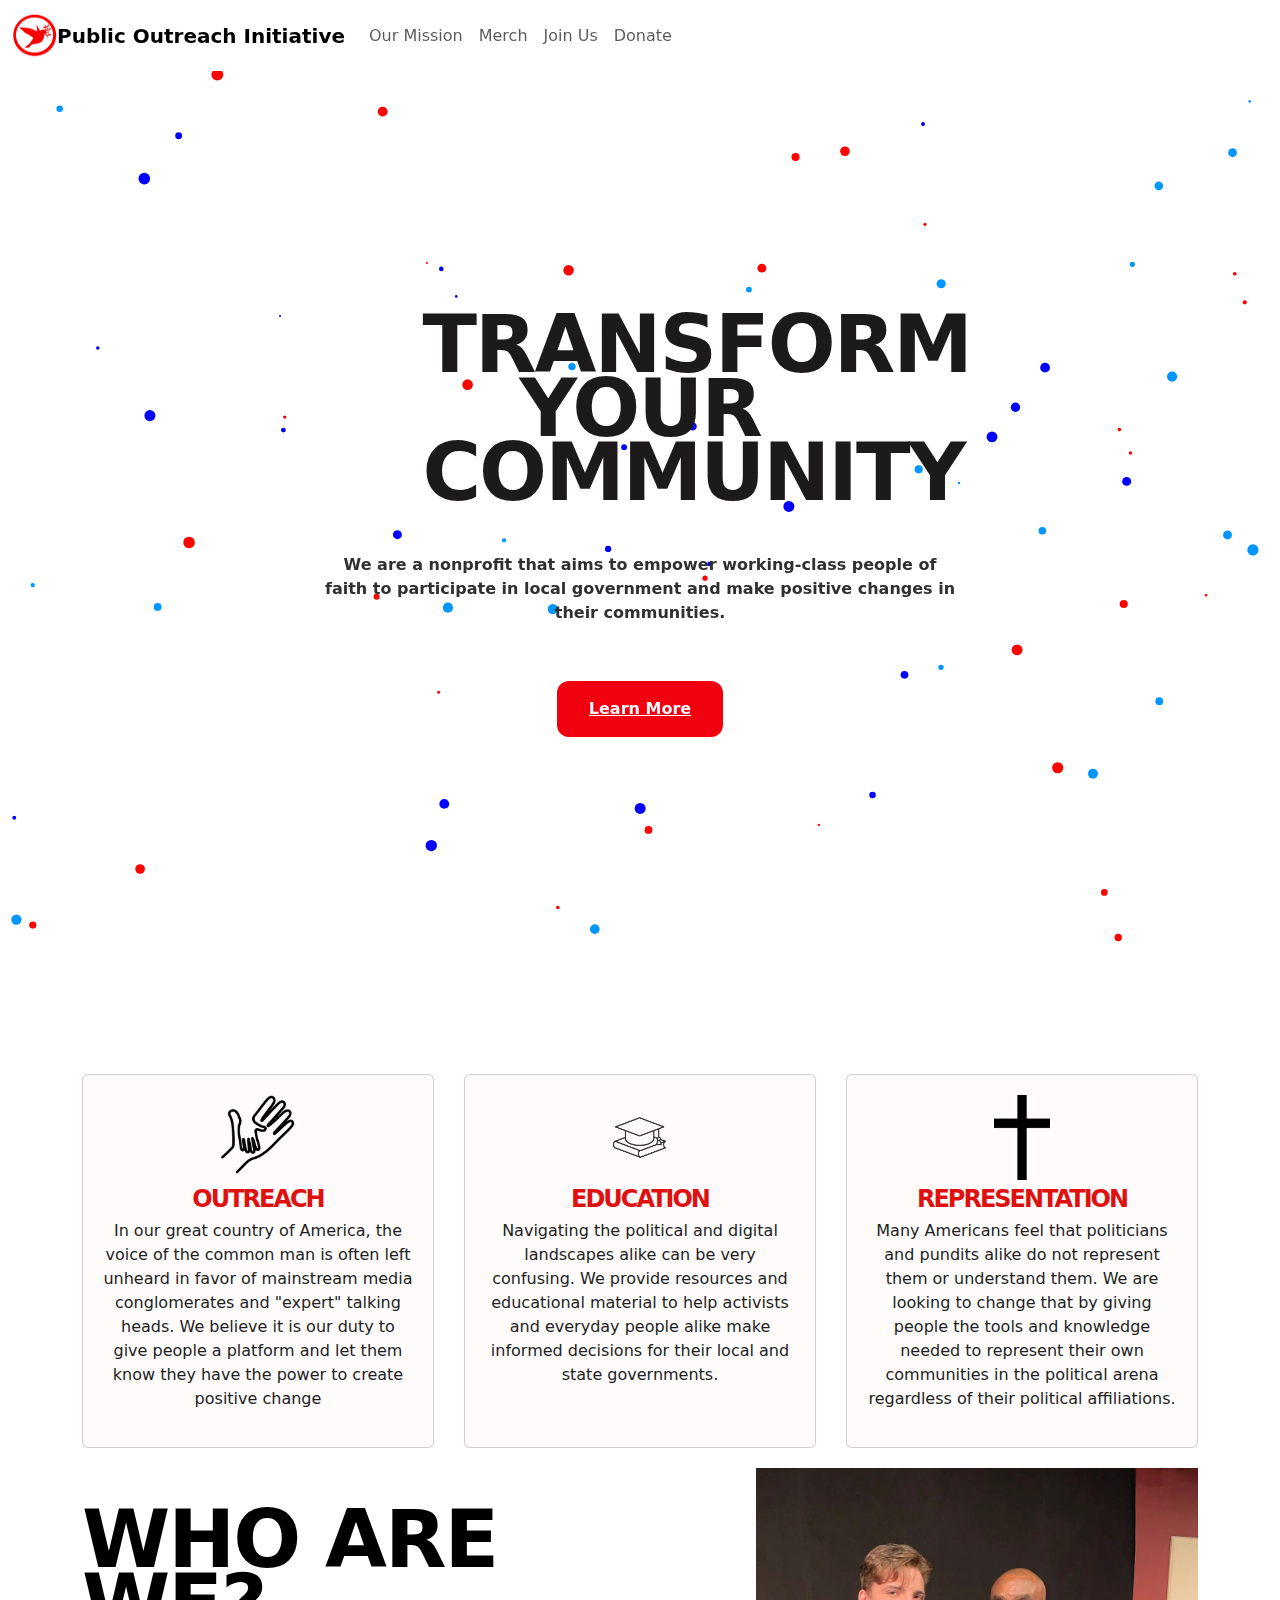
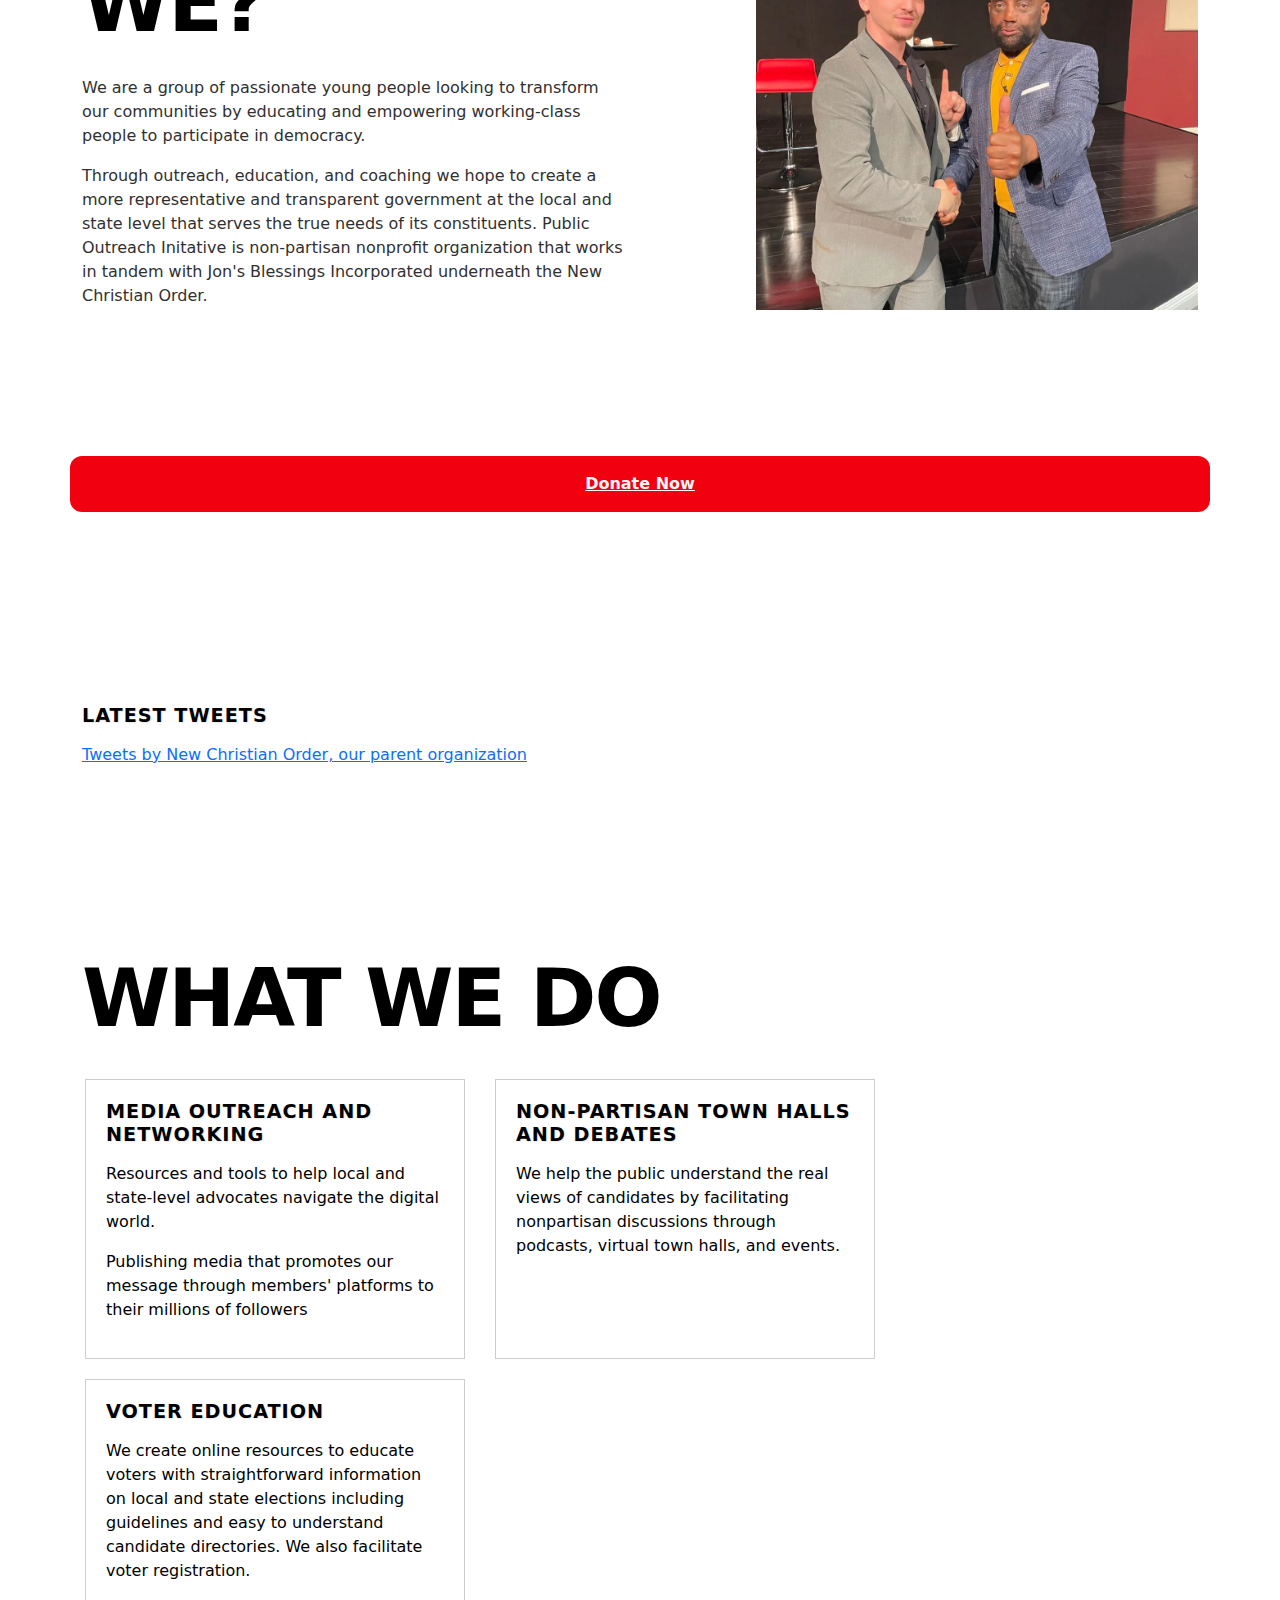
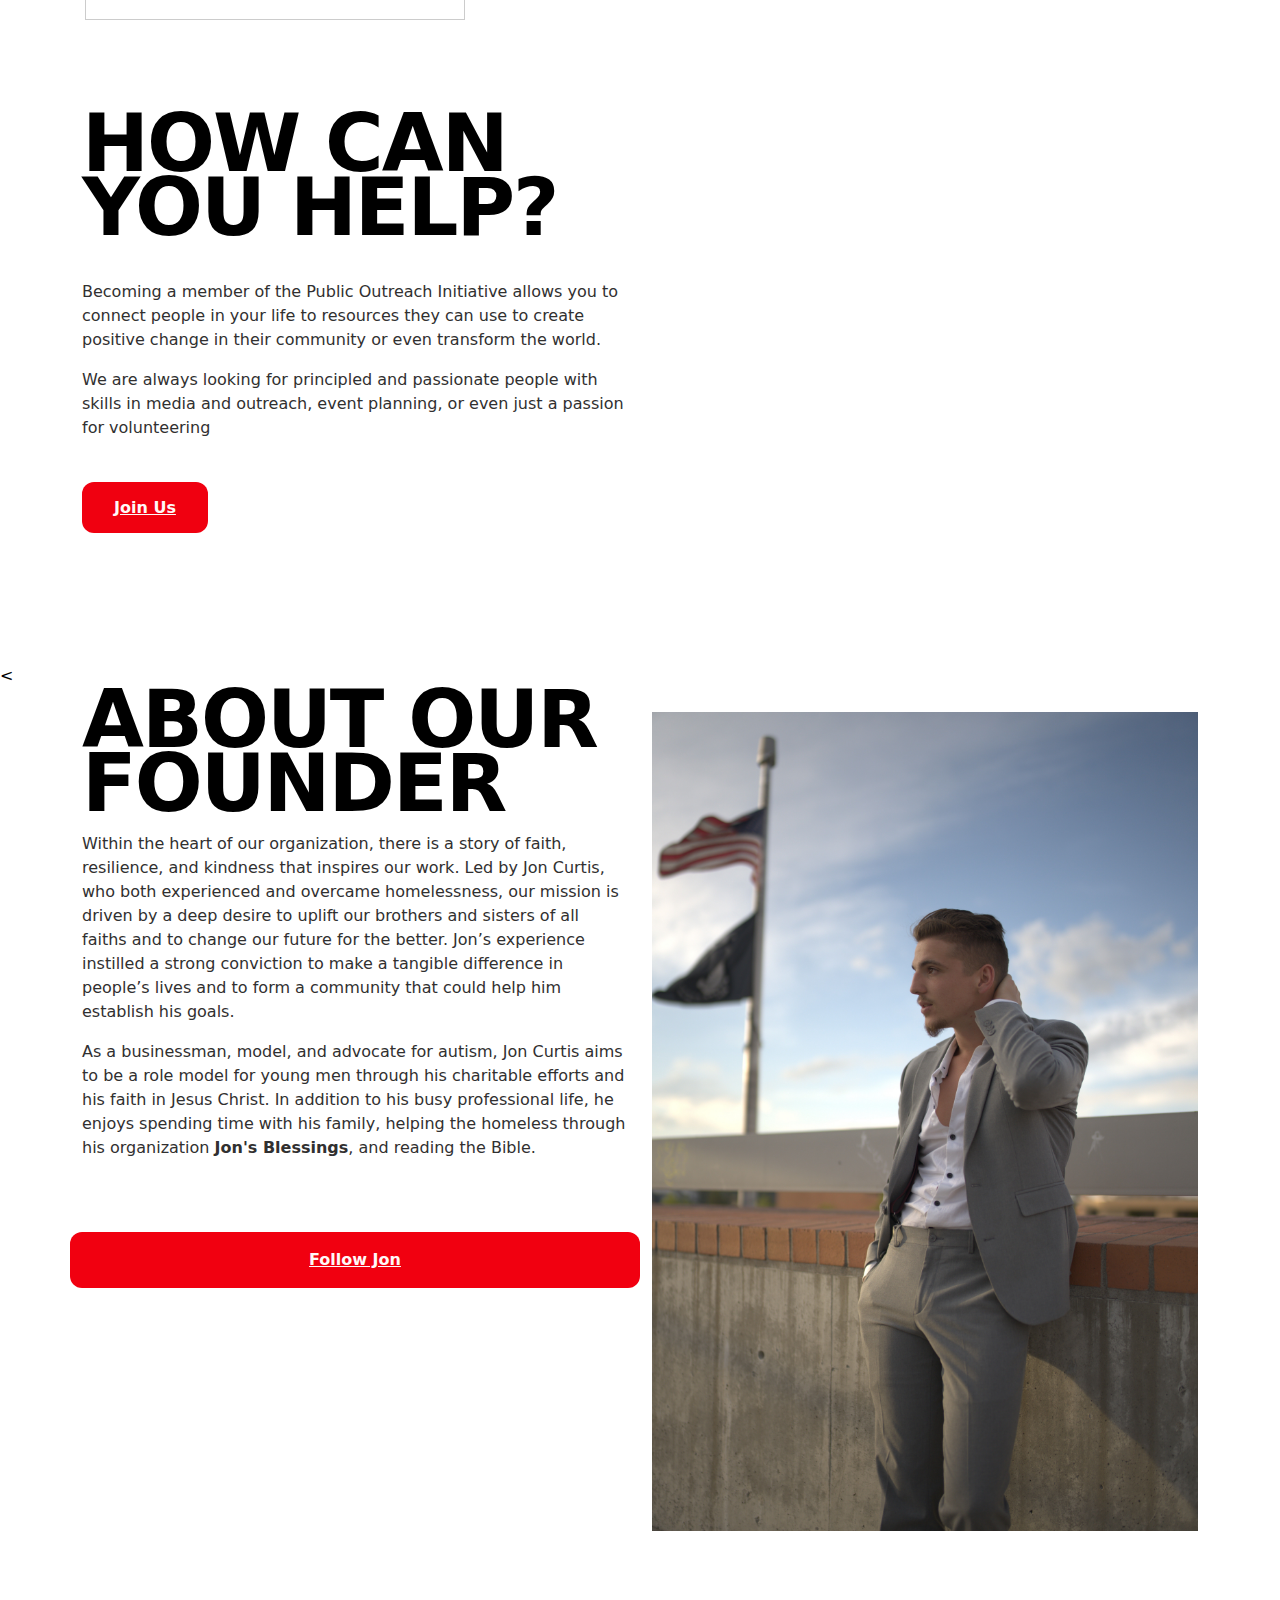
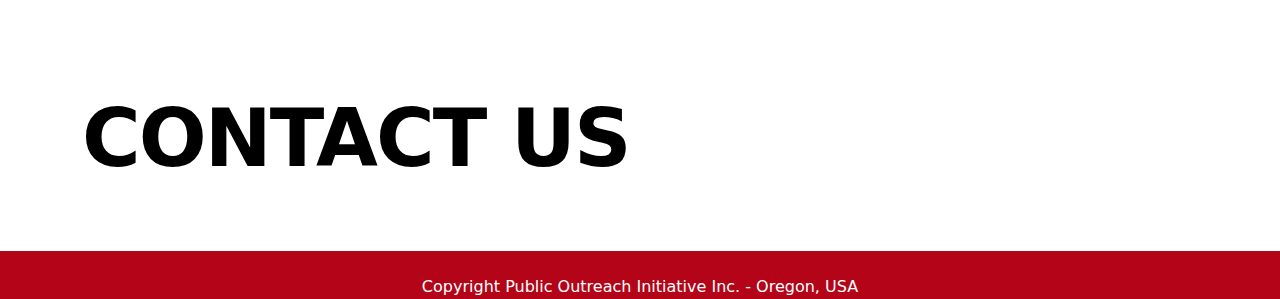
<file: index.html>
<!DOCTYPE html>
<html lang="en">
<head>
  <meta charset="UTF-8">
  <meta name="viewport" content="width=device-width, initial-scale=1.0, maximum-scale=1.0, user-scalable=0">
  <title>Home - Public Outreach Initiative</title>
  <link href="https://cdn.jsdelivr.net/npm/bootstrap@5.1.0/dist/css/bootstrap.min.css" rel="stylesheet">
<link rel="stylesheet" href="styles.css">
</head>
<body>
    <nav class="navbar navbar-expand-lg navbar-light bg-transparent sticky-top">
        <div class="container-fluid">
          <a class="navbar-brand d-flex align-items-center" href="index.html#">
            <img src="./assets/dove_branch_red_alpha.png" alt="Phoenix Rising Logo" width="45" height="45" class="d-inline-block align-top mr-2">
            <b>Public Outreach Initiative</b>
          </a>
          <button class="navbar-toggler" type="button" data-toggle="collapse" data-target="#navbarNav" aria-controls="navbarNav" aria-expanded="false" aria-label="Toggle navigation">
            <span class="navbar-toggler-icon"></span>
          </button>
          <div class="collapse navbar-collapse" id="navbarNav">
            <ul class="navbar-nav">
              
              <li class="nav-item">
                <a class="nav-link" href="index.html#who-are-we">Our Mission</a>
              </li>
              <li class="nav-item">
                <a class="nav-link" href="comingsoon.html#">Merch</a>
              </li>
              
              <li class="nav-item">
                <a class="nav-link" href="./join.html">Join Us</a>
              </li>
              <li class="nav-item">
                <a class="nav-link" href="./donate.html#">Donate</a>
              </li>
            </ul>
          </div>
        </div>
      </nav>
      
      
  </nav>
  <script>
    function isMobileDevice() {
  return (typeof window.orientation !== "undefined") || (navigator.userAgent.indexOf('IEMobile') !== -1);
}

function toggleMenu() {
  const navbar = document.getElementById('navbarNav');
  navbar.classList.toggle('show');
}

document.addEventListener('DOMContentLoaded', function() {
  const navbarToggler = document.querySelector('.navbar-toggler');
  navbarToggler.addEventListener('click', toggleMenu);
});

document.addEventListener('DOMContentLoaded', function() {
  const menuItems = document.querySelectorAll('.nav-link');
  menuItems.forEach(function(item) {
    item.addEventListener('click', function() {
      const navbar = document.getElementById('navbarNav');
      navbar.classList.remove('show');
    });
  });
});


  </script>
  <main>
    <section id="hero" style="position: relative; ">
        <canvas id="animatedCanvas" style="position: relative; z-index: 1;"></canvas>
        <div class="hero-text flex-center" style="position: absolute; top: 50%; left: 50%; transform: translate(-50%, -50%); 
        z-index: 2;    object-position: 50% 50%;">
          <h1 class="black-text blocky-text" style="text-align:center; width:68%"; justify-content:center;">Transform Your Community</h1>
          <p><br></p>
          <div style="text-align:center;">
            <b><p width:68%";>We are a nonprofit that aims to empower working-class people of faith to participate in local government 
              and make positive changes in their communities.</p>
            <p ></p></b></div>
          <br><p></p>
          <a href="index.html#contact" class="bg-burnt-orange" style="background-color: rgb(241, 0, 16)">Learn More</a>
        </div>
      </section>
      
      <hr class="thick-hr">

      <p><br><br></p>
      <section id="history">
        <div class="container">
          <div class="row">

            <section class="card-section">
              <div class="card">
                <img src="./assets/outreach.png" alt="Graphic 1">
                <h2 class="blocky-text" style="color:#de1010;">Outreach</h2>
                <p style="color:#201e1e;">In our great country of America, the voice of the common man is often
                left unheard in favor of mainstream media conglomerates and "expert" talking heads.
                We believe it is our duty to give people a platform and let them know they have 
                the power to create positive change
                </p>
              </div>
              <div class="card">
                <img src="./assets/education_symbol.png" alt="Graphic 2">
                <h2 class="blocky-text" style="color:#de1010;">Education</h2>
                <p style="color:#201e1e;">Navigating the political and digital landscapes alike can be very confusing.
                  We provide resources and educational material to help activists and everyday 
                  people alike make informed decisions for their local and state governments.
                </p>
              </div>
              <div class="card">
                <img src="./assets/representation_symbol.png" alt="Graphic 3">
                <h2 class="blocky-text" style="color:#de1010;">Representation</h2>
                <p style="color:#201e1e;">Many Americans feel that politicians and pundits alike do not represent them 
                  or understand them.  We are looking to change that by giving people the tools
                  and knowledge needed to represent their own communities in the political arena
                  regardless of their political affiliations. 
                </p>
              </div>
            </section>
            
          </div>
            <div class="row" id="who-are-we">
                <div class="col-md-6">
                    <p><br></p> 
                    <p class="text-black blocky-text">Who are we?</p>
                    <p><br>
                        We are a group of passionate young people looking to transform 
                        our communities by educating and empowering working-class people to participate
                         in democracy.  <p>Through outreach, education, and coaching we hope to create 
                         a more representative and transparent government at the local and state
                          level that serves the true needs of its constituents. Public Outreach Initative is non-partisan nonprofit organization that works in tandem with Jon's Blessings Incorporated underneath the New Christian Order.
                    </p></p>
                </div>
                <div class="col-md-6 d-flex justify-content-end"> <!-- Added flexbox classes to position image -->
                    <img src="./assets/jon_jlp.jpg" alt="Our History" class="img-fluid ml-5" style="max-width: 90%; max-height:90%;object-fit:cover;"> <!-- Added margin-left and max-width -->
                </div>
            </div>
            <div class="row">
              <p><p><br><br></p></p>
                        <a href="https://donate.stripe.com/dR67tZf9922d9t65kl"
                         class="bg-burnt-orange" style="background-color: rgb(241, 0, 16)">Donate Now</a>

                        <p><p><br><br></p></p>
            </div>
            <hr class="thick-hr">


        </div>
    </section>
    <p></p>
    
    <br><p><br></p>
    <section class="card-section container">
        <div class="row justify-content-center">

      <h2 class="blocky-text-sm mb-3">Latest Tweets</h2>
      <a class="twitter-timeline" href="https://twitter.com/NCO_Official_?ref_src=twsrc%5Etfw">Tweets by New Christian Order, our parent organization</a> <script async src="https://platform.twitter.com/widgets.js" charset="utf-8"></script>
      </div>
    </section>
    <p><br><p><br></p><br></p>
    <hr class="thick-hr">
    <p><br><br></p>
    <section id="services" class="container">
        <div class="row justify-content-center">
            <p class="text-black blocky-text mb-5" style="justify-content: center;">What We Do</p>
        </div>
        <div class="row">
            <div class="col-12 col-md-4 service-item">
                <h2 class="blocky-text-sm mb-3">Media Outreach and Networking</h2>
                <ul class="custom-bullet">
                    <p>Resources and tools to help local and state-level advocates
                      navigate the digital world.
                    </p>
                    <p>Publishing media that promotes our message through members' platforms to their millions of followers 
                    </p>
                </ul>
            </div>
            <div class="col-12 col-md-4 service-item">
                <h2 class="blocky-text-sm mb-3">Non-partisan Town Halls and Debates</h2>
                <ul class="custom-bullet">
                   <p>We help the public understand
                      the real views of candidates by facilitating nonpartisan discussions
                      through podcasts, virtual town halls, and events. 
                    </p>
                </ul>
            </div>
            <div class="col-12 col-md-4 service-item">
                <h2 class="blocky-text-sm mb-3">Voter Education</h2>
                <ul class="custom-bullet">
                    <p>We create online resources to educate voters with straightforward
                      information on local and state elections including guidelines and 
                      easy to understand candidate directories.  We also facilitate voter registration. 
                    </p>   
                </ul>
            </div>
        </div>
    </section>      <hr class="thick-hr">

    <section id="history">
      <div class="container">
          <div class="row">
              <div class="col-md-6">
                  <p><br></p> <!-- Added for extra space -->
                  <p class="text-black blocky-text">How can you help?</p>
                  <p><br>
                      Becoming a member of the Public Outreach Initiative allows you to connect people in your life to resources they can use to create positive 
                      change in their community or even transform the world. <p>We are always looking for principled and passionate people with skills in
                      media and outreach, event planning, or even just a passion for volunteering
                  </p></p>
                  
              </div>
              <div class="container"> <!-- Added flexbox classes to position image -->
                <p><br></p>  
                <a href="./join.html" class="bg-burnt-orange" style="background-color: rgb(240, 0, 16);">Join Us</a>
              </div>
          </div>
      </div>
      </section>
    <p><br><br></p>
    <hr>
    <p><br><br></p>

    <<section id="clients" class="container">
      <div class="row">
          <div class="col-md-6"> <!-- Specify half of the row width for the text -->
              <p class="text-black blocky-text">About Our Founder</p>
              <p>
                Within the heart of our organization, there is a story of faith, resilience, and
                kindness that inspires our work. Led by Jon Curtis, who both experienced
                and overcame homelessness, our mission is driven by a deep desire to uplift our brothers and sisters of all faiths and to 
                change our future for the better.  Jon’s experience instilled a strong conviction to make a
                tangible difference in people’s lives and to form a community that could help him establish his goals.
              </p>
              <p>
                As a businessman, model, and advocate for autism, Jon Curtis aims to be a role model for young men through his charitable efforts 
                and his faith in Jesus Christ.  In addition to his busy professional life, he enjoys spending time with his family, helping the
                homeless through his organization <b>Jon's Blessings</b>, and reading the Bible.
              </p>
              <div class="row">
                <br>
                <p>
                  <br>
                </p><p></p>
                <a href="https://linktr.ee/jontent117" class="bg-burnt-orange" style="background-color: rgb(241, 0, 16)">Follow Jon</a>
              </div>
          </div>
          <div class="col-md-6"> <!-- Specify half of the row width for the image --><br>
              <img src="./assets/jon_bio_pic.jpeg" alt="Our History" class="img-fluid" style="max-width: 100%;">
          </div>
      </div>
  </section>
  
    <br><br>
    <hr>
    <p><br><br></p>

    <section id="contact" class="container my-5">
        <h2 class="text-black blocky-text">Contact Us</h2>
        <p><br></p>
        <!-- Cognito Forms Embed Code -->
        <div class="cognito">
<script src="https://www.cognitoforms.com/f/seamless.js" data-key="dX9GsPhOyU6RIfveYTS2Jw" data-form="3"></script>        </div>
      </section>
          
  </main>
  <footer class="text-white text-center py-4" style="background-color: #b30418; min-height:9px;max-height:12px;">
    <p>Copyright Public Outreach Initiative Inc. - Oregon, USA</p>
  </footer>
  
  <script>
    window.addEventListener('scroll', function () {
  const navbar = document.querySelector('.navbar');
  if (window.pageYOffset > 0) {
    navbar.classList.remove('bg-transparent');
    navbar.classList.add('bg-light');
  } else {
    navbar.classList.remove('bg-light');
    navbar.classList.add('bg-transparent');
  }
});
const canvas = document.getElementById("animatedCanvas");
const ctx = canvas.getContext("2d");
canvas.width = window.innerWidth;
canvas.height = window.innerHeight;

let particlesArray;

// Particle class
class Particle {
  constructor(x, y, directionX, directionY, size, color) {
    this.x = x;
    this.y = y;
    this.directionX = directionX;
    this.directionY = directionY;
    this.size = size;
    this.color = color;
  }

  draw() {
    ctx.beginPath();
    ctx.arc(this.x, this.y, this.size, 0, Math.PI * 2, false);
    ctx.fillStyle = this.color;
    ctx.fill();
  }

  update() {
    if (this.x + this.size > canvas.width || this.x - this.size < 0) {
      this.directionX = -this.directionX;
    }
    if (this.y + this.size > canvas.height || this.y - this.size < 0) {
      this.directionY = -this.directionY;
    }
    this.x += this.directionX;
    this.y += this.directionY;
    this.draw();
  }
}

// Initialize particles
function init() {
  particlesArray = [];
  let numberOfParticles = 80;

  for (let i = 0; i < numberOfParticles; i++) {
    let size = Math.random() * 5 + 1;
    let x = Math.random() * (innerWidth - size * 2);
    let y = Math.random() * (innerHeight - size * 2);
    let directionX = (Math.random() * 0.4) - 0.2;
    let directionY = (Math.random() * 0.4) - 0.2;
    let color = randomColor();

    particlesArray.push(new Particle(x, y, directionX, directionY, size, color));
  }
}

// Random color generator from the specified shades
function randomColor() {
  const colors = ['red', 'blue', '#0096FF'];
  return colors[Math.floor(Math.random() * colors.length)];
}

// Animate particles
function animate() {
  requestAnimationFrame(animate);
  ctx.clearRect(0, 0, innerWidth, innerHeight);

  for (let i = 0; i < particlesArray.length; i++) {
    particlesArray[i].update();
  }
}

init();
animate();

$(document).ready(function(){
    $(".client-container").on("click", function() {
        $(this).toggleClass("active");
    });
});
  </script>
</body>
</html>
</file>
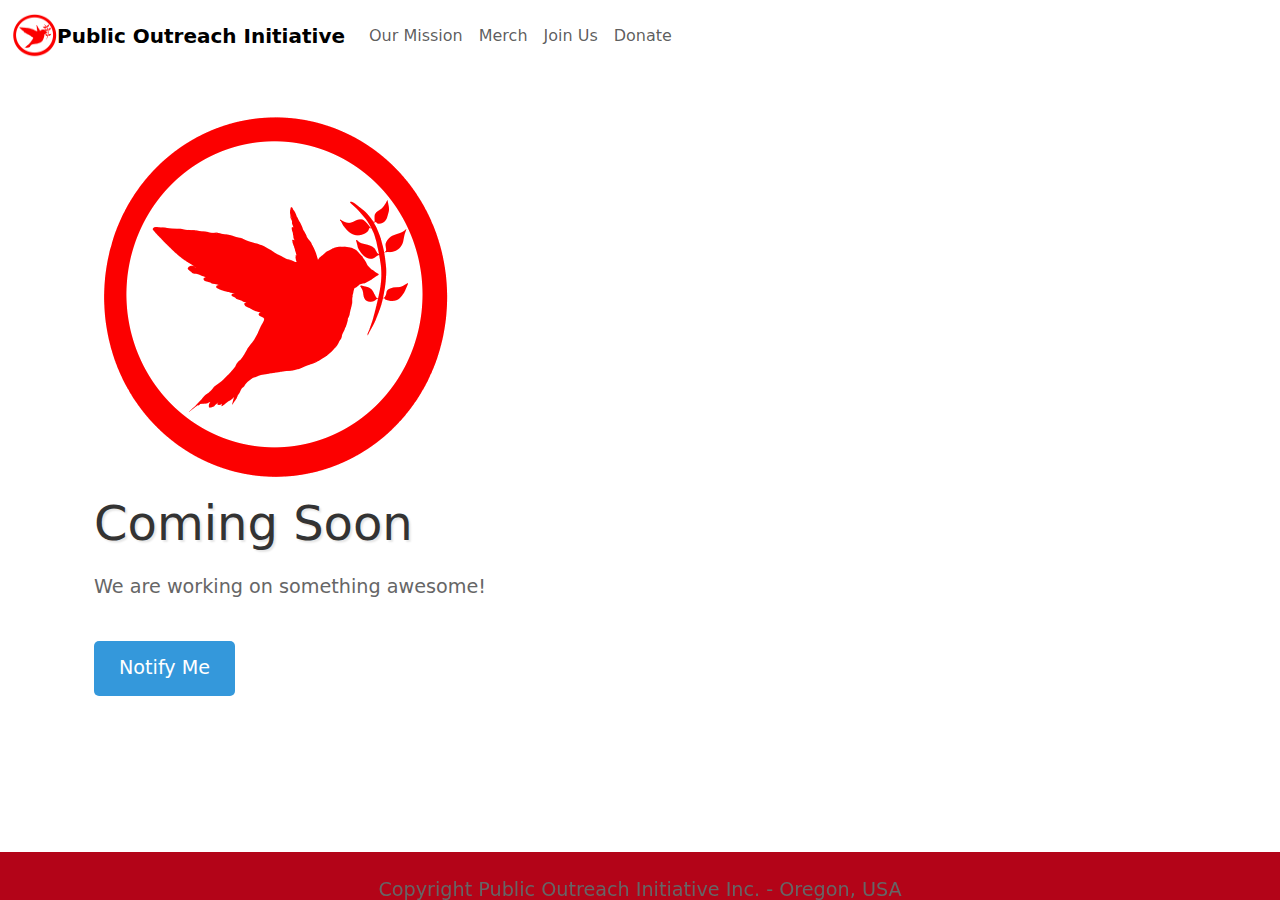
<file: comingsoon.html>
<!DOCTYPE html>
<html lang="en">
<head>
  <meta charset="UTF-8">
  <title>POI - Coming Soon</title>
  <link href="https://cdn.jsdelivr.net/npm/bootstrap@5.1.0/dist/css/bootstrap.min.css" rel="stylesheet">
<link rel="stylesheet" href="styles.css">
</head>
<body>
    <style>
        
    
        h1 {
          font-size: 3rem;
          color: #333;
          margin-bottom: 20px;
          text-shadow: 2px 2px 2px rgba(0, 0, 0, 0.1);
        }
    
        p {
          font-size: 1.2rem;
          color: #666;
          margin-bottom: 40px;
        }
    
        .countdown {
          font-size: 2rem;
          color: #555;
          margin-bottom: 40px;
        }
    
        @keyframes pulse {
          0% {
            transform: scale(1);
          }
          50% {
            transform: scale(1.1);
          }
          100% {
            transform: scale(1);
          }
        }
    
        .btn {
          display: inline-block;
          padding: 12px 24px;
          font-size: 1.2rem;
          background-color: #3498db;
          color: #fff;
          text-decoration: none;
          border-radius: 5px;
          transition: transform 0.3s ease-in-out;
        }
    
        .btn:hover {
          transform: scale(1.1);
        }
    
        .logo {
          animation: pulse 2s infinite alternate;
        }
      </style>
    <nav class="navbar navbar-expand-lg navbar-light bg-transparent sticky-top">
      <div class="container-fluid">
        <a class="navbar-brand d-flex align-items-center" href="index.html#">
          <img src="./assets/dove_branch_red_alpha.png" alt="Phoenix Rising Logo" width="45" height="45" class="d-inline-block align-top mr-2">
          <b>Public Outreach Initiative</b>
        </a>
        <button class="navbar-toggler" type="button" data-toggle="collapse" data-target="#navbarNav" aria-controls="navbarNav" aria-expanded="false" aria-label="Toggle navigation">
          <span class="navbar-toggler-icon"></span>
        </button>
        <div class="collapse navbar-collapse" id="navbarNav">
          <ul class="navbar-nav">
            
            <li class="nav-item">
              <a class="nav-link" href="index.html#who-are-we">Our Mission</a>
            </li>
            <li class="nav-item">
              <a class="nav-link" href="comingsoon.html#">Merch</a>
            </li>
            
            <li class="nav-item">
              <a class="nav-link" href="./join.html">Join Us</a>
            </li>
            <li class="nav-item">
              <a class="nav-link" href="./donate.html#">Donate</a>
            </li>
          </ul>
        </div>
      </div>
    </nav>
    
    
</nav>
<script>
  function isMobileDevice() {
return (typeof window.orientation !== "undefined") || (navigator.userAgent.indexOf('IEMobile') !== -1);
}

function toggleMenu() {
const navbar = document.getElementById('navbarNav');
navbar.classList.toggle('show');
}

document.addEventListener('DOMContentLoaded', function() {
const navbarToggler = document.querySelector('.navbar-toggler');
navbarToggler.addEventListener('click', toggleMenu);
});

document.addEventListener('DOMContentLoaded', function() {
const menuItems = document.querySelectorAll('.nav-link');
menuItems.forEach(function(item) {
  item.addEventListener('click', function() {
    const navbar = document.getElementById('navbarNav');
    navbar.classList.remove('show');
  });
});
});


</script>
  <main>
    
    <hr class="thick-hr">
    <section id="services" class="container">
        <div class="container">
            <img src="./assets/dove_branch_red_alpha.png" alt="Logo" class="logo">
            <h1>Coming Soon</h1>
            <p>We are working on something awesome!</p>
            <div class="countdown" id="countdown"></div>
            <a href="#" class="btn">Notify Me</a>
          </div>
        <br><p><br></p>
          <script>
            // Set the date we're counting down to
            var countDownDate = new Date("Dec 31, 2024 00:00:00").getTime();
        
            // Update the countdown every 1 second
            var x = setInterval(function() {
              // Get the current date and time
              var now = new Date().getTime();
        
              // Calculate the distance between now and the countdown date
              var distance = countDownDate - now;
        
              // Calculate days, hours, minutes, and seconds
              var days = Math.floor(distance / (1000 * 60 * 60 * 24));
              var hours = Math.floor((distance % (1000 * 60 * 60 * 24)) / (1000 * 60 * 60));
              var minutes = Math.floor((distance % (1000 * 60 * 60)) / (1000 * 60));
              var seconds = Math.floor((distance % (1000 * 60)) / 1000);
        
              // Display the countdown
              document.getElementById("countdown").innerHTML = days + "d " + hours + "h " + minutes + "m " + seconds + "s ";
        
              // If the countdown is over, display a message
              if (distance < 0) {
                clearInterval(x);
                document.getElementById("countdown").innerHTML = "EXPIRED";
              }
            }, 1000);
          </script>
    </section>
    <hr class="thick-hr">

    
  </main>
  <footer class="text-white text-center py-4" style="background-color: #b30418; min-height:9px;max-height:12px;position:fixed;bottom:0;left:0;right:0;height:30px; ">
    <p>Copyright Public Outreach Initiative Inc. - Oregon, USA</p>
  </footer>
  
</body>
</html>
</file>
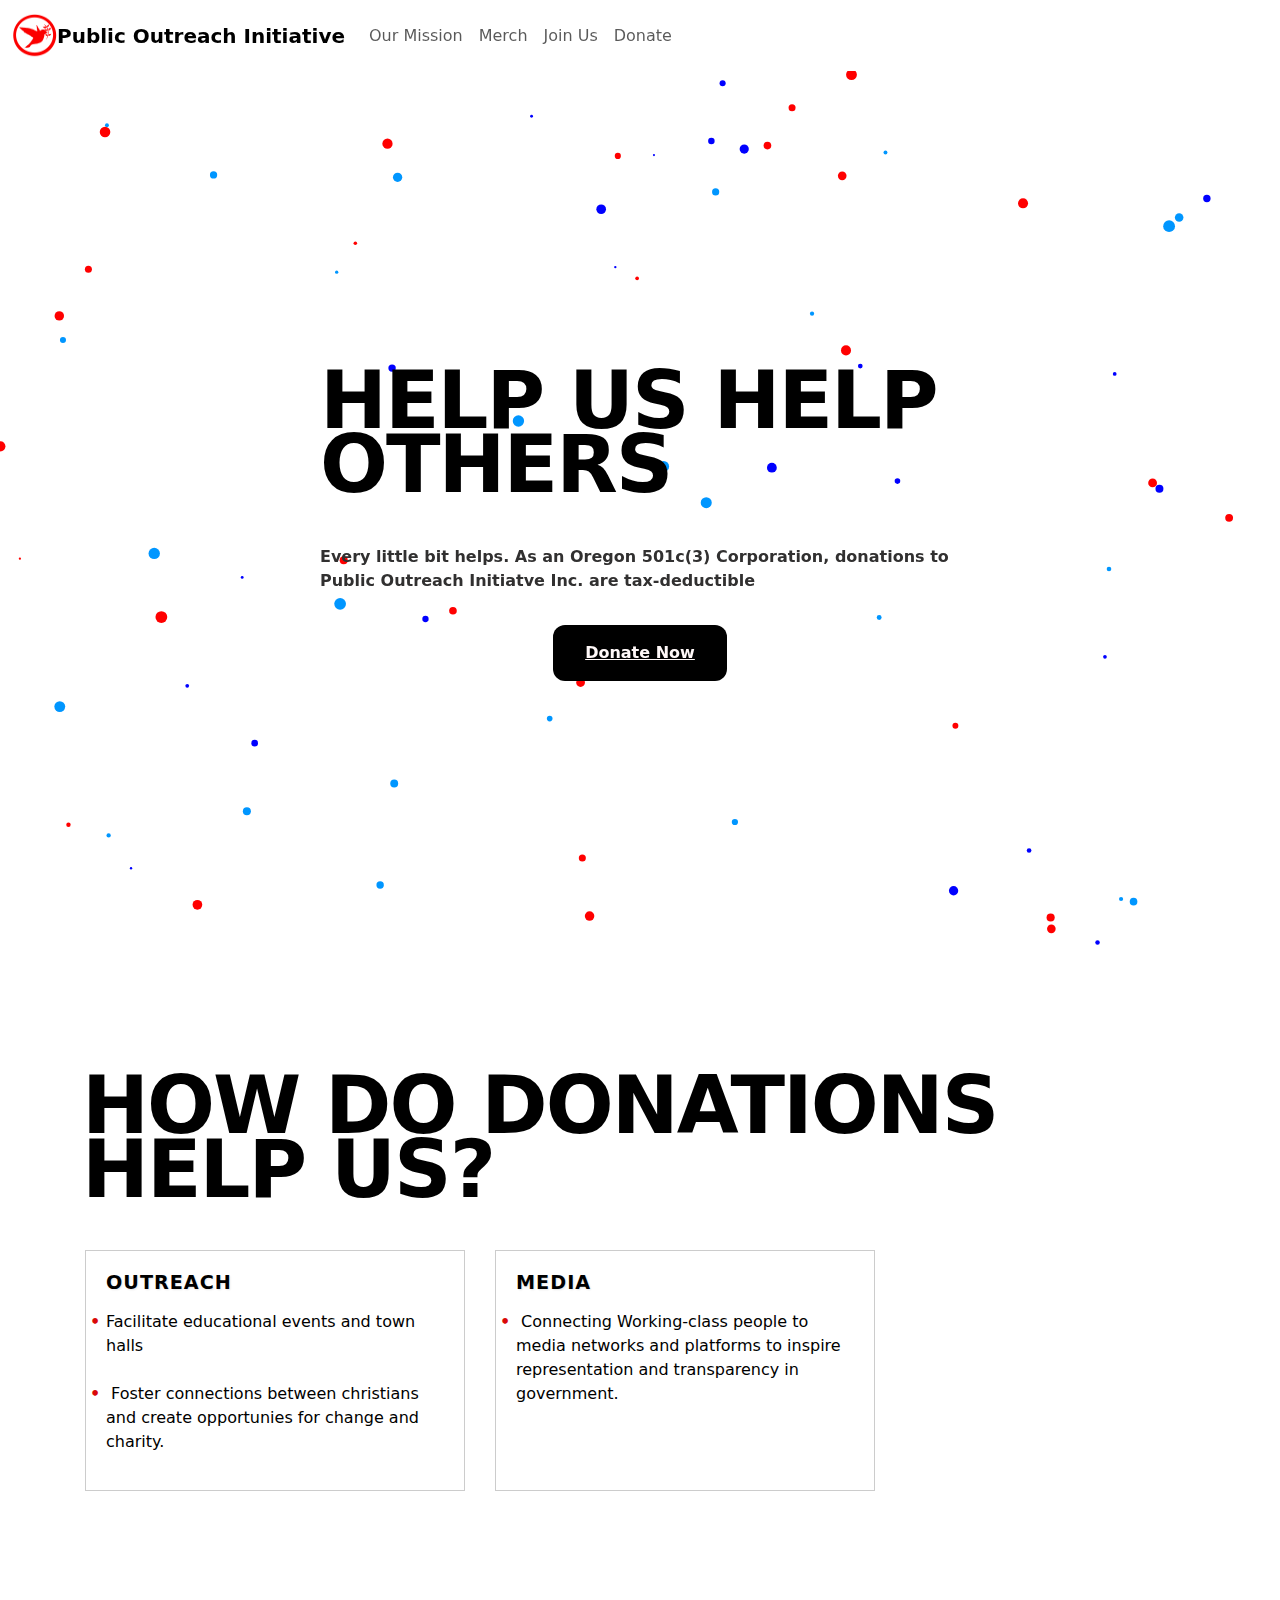
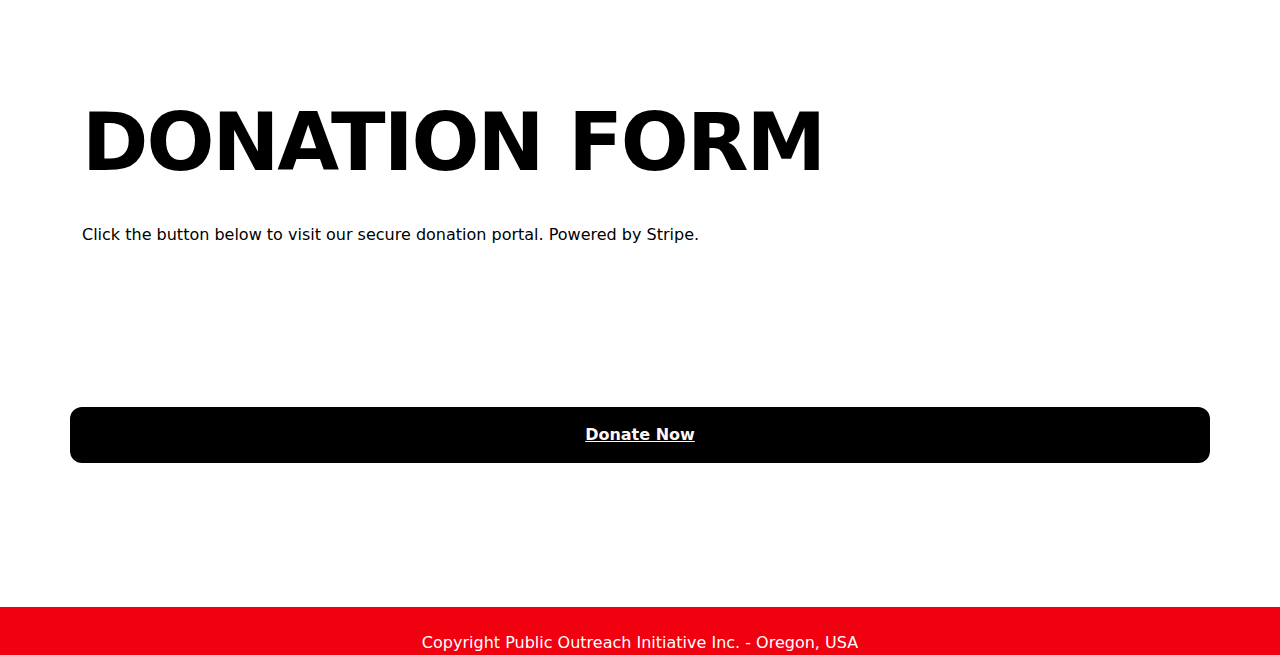
<file: donate.html>
<!DOCTYPE html>
<html lang="en">
<head>
  <meta charset="UTF-8">
  <title>Donate - Public Outreach Initiative</title>
  <link href="https://cdn.jsdelivr.net/npm/bootstrap@5.1.0/dist/css/bootstrap.min.css" rel="stylesheet">
<link rel="stylesheet" href="styles.css">
</head>
<body>
  <nav class="navbar navbar-expand-lg navbar-light bg-transparent sticky-top">
    <div class="container-fluid">
      <a class="navbar-brand d-flex align-items-center" href="index.html#">
        <img src="./assets/dove_branch_red_alpha.png" alt="Phoenix Rising Logo" width="45" height="45" class="d-inline-block align-top mr-2">
        <b>Public Outreach Initiative</b>
      </a>
      <button class="navbar-toggler" type="button" data-toggle="collapse" data-target="#navbarNav" aria-controls="navbarNav" aria-expanded="false" aria-label="Toggle navigation">
        <span class="navbar-toggler-icon"></span>
      </button>
      <div class="collapse navbar-collapse" id="navbarNav">
        <ul class="navbar-nav">
          
          <li class="nav-item">
            <a class="nav-link" href="index.html#who-are-we">Our Mission</a>
          </li>
          <li class="nav-item">
            <a class="nav-link" href="comingsoon.html#">Merch</a>
          </li>
          
          <li class="nav-item">
            <a class="nav-link" href="./join.html">Join Us</a>
          </li>
          <li class="nav-item">
            <a class="nav-link" href="./donate.html#">Donate</a>
          </li>
        </ul>
      </div>
    </div>
  </nav>
  
  
</nav>
<script>
function isMobileDevice() {
return (typeof window.orientation !== "undefined") || (navigator.userAgent.indexOf('IEMobile') !== -1);
}

function toggleMenu() {
const navbar = document.getElementById('navbarNav');
navbar.classList.toggle('show');
}

document.addEventListener('DOMContentLoaded', function() {
const navbarToggler = document.querySelector('.navbar-toggler');
navbarToggler.addEventListener('click', toggleMenu);
});

document.addEventListener('DOMContentLoaded', function() {
const menuItems = document.querySelectorAll('.nav-link');
menuItems.forEach(function(item) {
item.addEventListener('click', function() {
  const navbar = document.getElementById('navbarNav');
  navbar.classList.remove('show');
});
});
});


</script>
  <main>
    <section id="hero" style="position: relative;">
        <canvas id="animatedCanvas" style="position: relative; z-index: 1;"></canvas>
        <div class="hero-text flex-center" style="position: absolute; top: 50%; left: 50%; transform: translate(-50%, -50%); z-index: 2;">
          <h1 class="text-black blocky-text">Help Us Help Others</h1>
          <p><br></p>
          <b><p>Every little bit helps.  As an Oregon 501c(3) Corporation, donations to Public Outreach Initiatve Inc. are tax-deductible</b>
          <br><p></p>
          <a href="https://donate.stripe.com/dR67tZf9922d9t65kl" class="bg-burnt-orange">Donate Now</a>
        </div>
    </section>
      
      <hr class="thick-hr">

      <p><br><br></p>
      <section id="services" class="container">
        <div class="row justify-content-center">
            <p class="text-black blocky-text mb-5" style="justify-content: center;">How Do Donations Help Us?</p>
        </div>
        <div class="row">
            <div class="col-12 col-md-4 service-item">
                <h2 class="blocky-text-sm mb-3">Outreach</h2>
                <ul class="custom-bullet">
                    <li>Facilitate educational events and town halls</li>
                                    <br>
                    <li>
                        Foster connections between christians and create opportunies for change and charity. 
                    </li>
                </ul>
            </div>
            <div class="col-12 col-md-4 service-item">
                <h2 class="blocky-text-sm mb-3">Media</h2>
                <ul class="custom-bullet">
                   <li>
                        Connecting Working-class people to media networks and platforms
                        to inspire representation and transparency in government.
                   </li>
                </ul>
            </div>
            
        </div>
        
    </section> 
        
    
    
    <p><br><p><br></p><br></p>
    <hr class="thick-hr">
    <p><br><br></p>
    <section id="services" class="container">
        <div class="row justify-content-center">
            <p class="text-black blocky-text mb-5">Donation Form</p>
        </div>
        <div class="row">
           
           <div style="justify-content: center;"></div>
           <p>Click the button below to visit our secure donation portal. Powered by Stripe.</p>
        </div>
    </section>
    
    <p><br><br></p>
    <hr>
    <p><br><br></p>

    <section id="clients" class="container">
        <div class="row">
          <a href="https://donate.stripe.com/dR67tZf9922d9t65kl" class="bg-burnt-orange">Donate Now</a>    </div>
        
    </section>
    <br><br>
    <hr>
    <p><br><br></p>

    
          
  </main>
  <footer class="text-white text-center py-4" style="background-color: rgb(241, 0, 16); min-height:9px;max-height:12px;">
    <p>Copyright Public Outreach Initiative Inc. - Oregon, USA</p>
  </footer>
  
  <script>
    window.addEventListener('scroll', function () {
  const navbar = document.querySelector('.navbar');
  if (window.pageYOffset > 0) {
    navbar.classList.remove('bg-transparent');
    navbar.classList.add('bg-light');
  } else {
    navbar.classList.remove('bg-light');
    navbar.classList.add('bg-transparent');
  }
});
const canvas = document.getElementById("animatedCanvas");
const ctx = canvas.getContext("2d");
canvas.width = window.innerWidth;
canvas.height = window.innerHeight;

let particlesArray;

// Particle class
class Particle {
  constructor(x, y, directionX, directionY, size, color) {
    this.x = x;
    this.y = y;
    this.directionX = directionX;
    this.directionY = directionY;
    this.size = size;
    this.color = color;
  }

  draw() {
    ctx.beginPath();
    ctx.arc(this.x, this.y, this.size, 0, Math.PI * 2, false);
    ctx.fillStyle = this.color;
    ctx.fill();
  }

  update() {
    if (this.x + this.size > canvas.width || this.x - this.size < 0) {
      this.directionX = -this.directionX;
    }
    if (this.y + this.size > canvas.height || this.y - this.size < 0) {
      this.directionY = -this.directionY;
    }
    this.x += this.directionX;
    this.y += this.directionY;
    this.draw();
  }
}

// Initialize particles
function init() {
  particlesArray = [];
  let numberOfParticles = 80;

  for (let i = 0; i < numberOfParticles; i++) {
    let size = Math.random() * 5 + 1;
    let x = Math.random() * (innerWidth - size * 2);
    let y = Math.random() * (innerHeight - size * 2);
    let directionX = (Math.random() * 0.4) - 0.2;
    let directionY = (Math.random() * 0.4) - 0.2;
    let color = randomColor();

    particlesArray.push(new Particle(x, y, directionX, directionY, size, color));
  }
}

// Random color generator from the specified shades
function randomColor() {
  const colors = ['red', 'blue', '#0096FF'];
  return colors[Math.floor(Math.random() * colors.length)];
}

// Animate particles
function animate() {
  requestAnimationFrame(animate);
  ctx.clearRect(0, 0, innerWidth, innerHeight);

  for (let i = 0; i < particlesArray.length; i++) {
    particlesArray[i].update();
  }
}

init();
animate();

$(document).ready(function(){
    $(".client-container").on("click", function() {
        $(this).toggleClass("active");
    });
});
  </script>
</body>
</html>
</file>
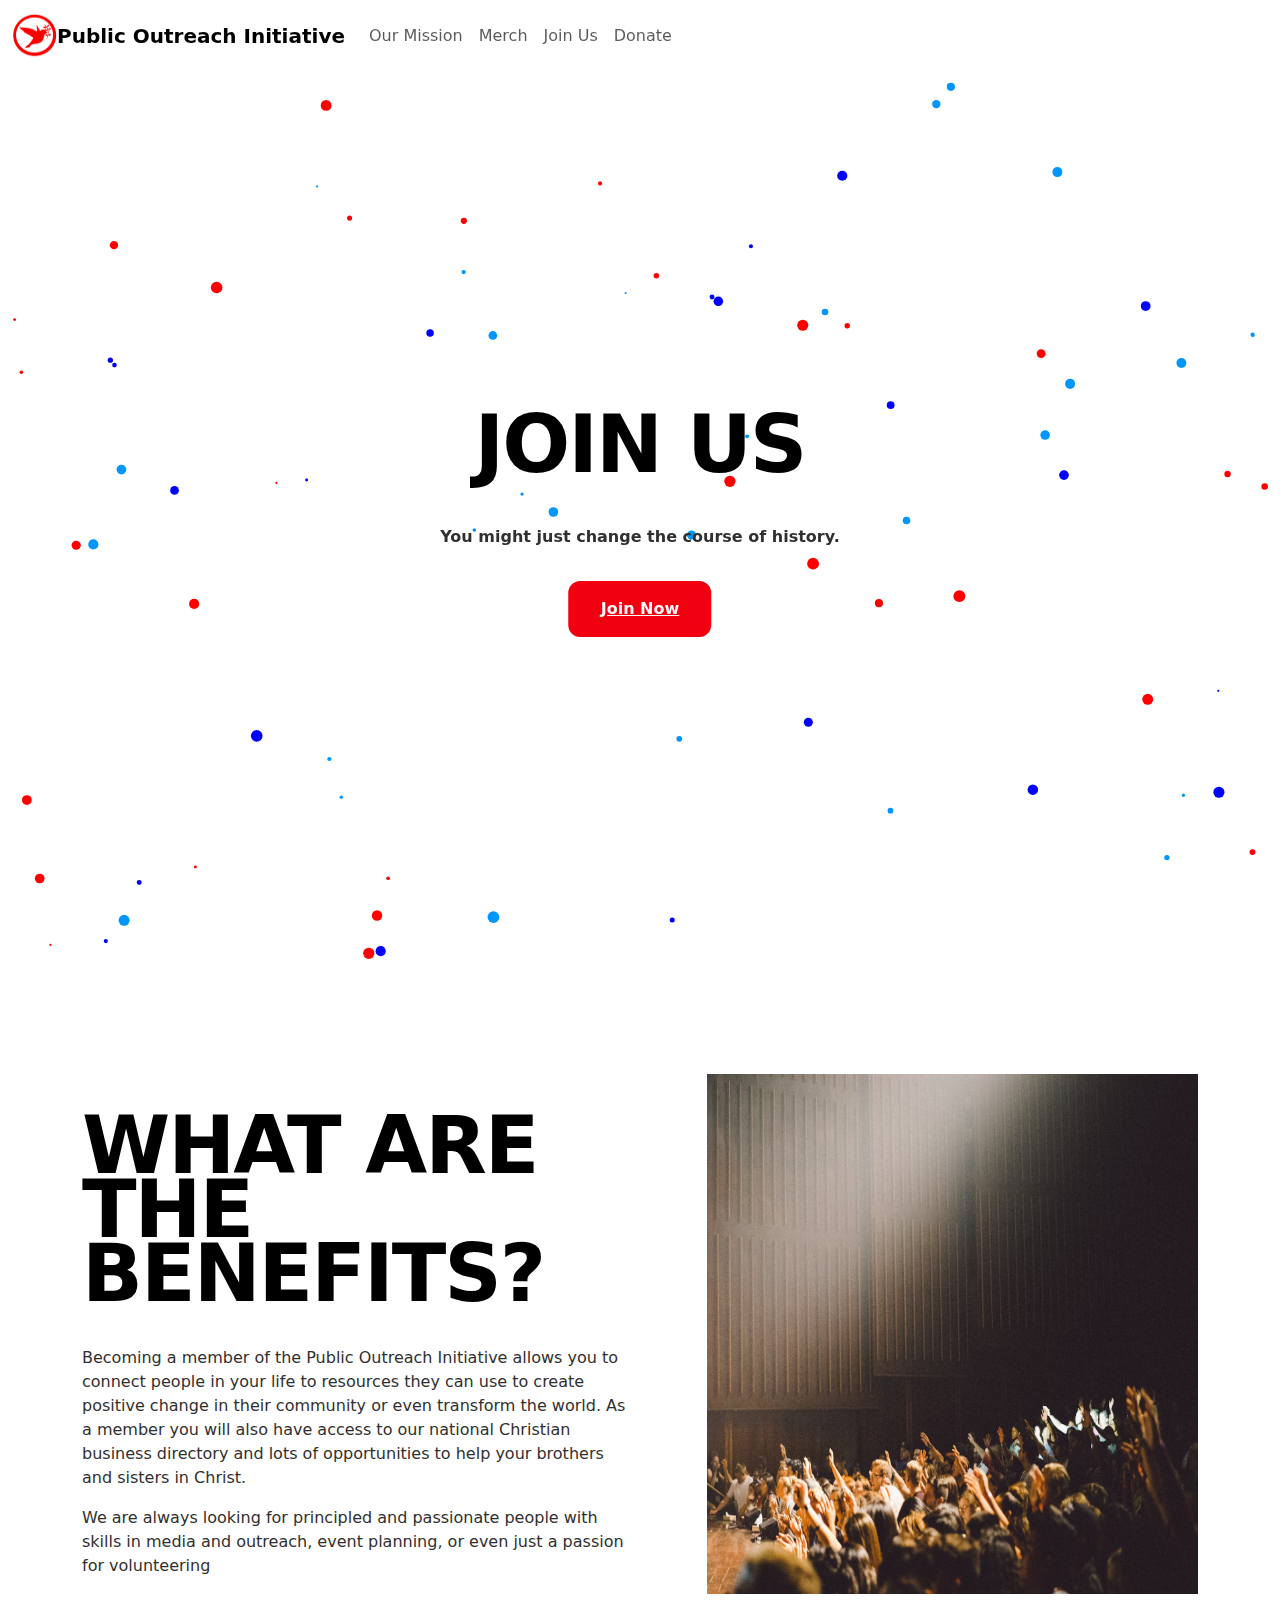
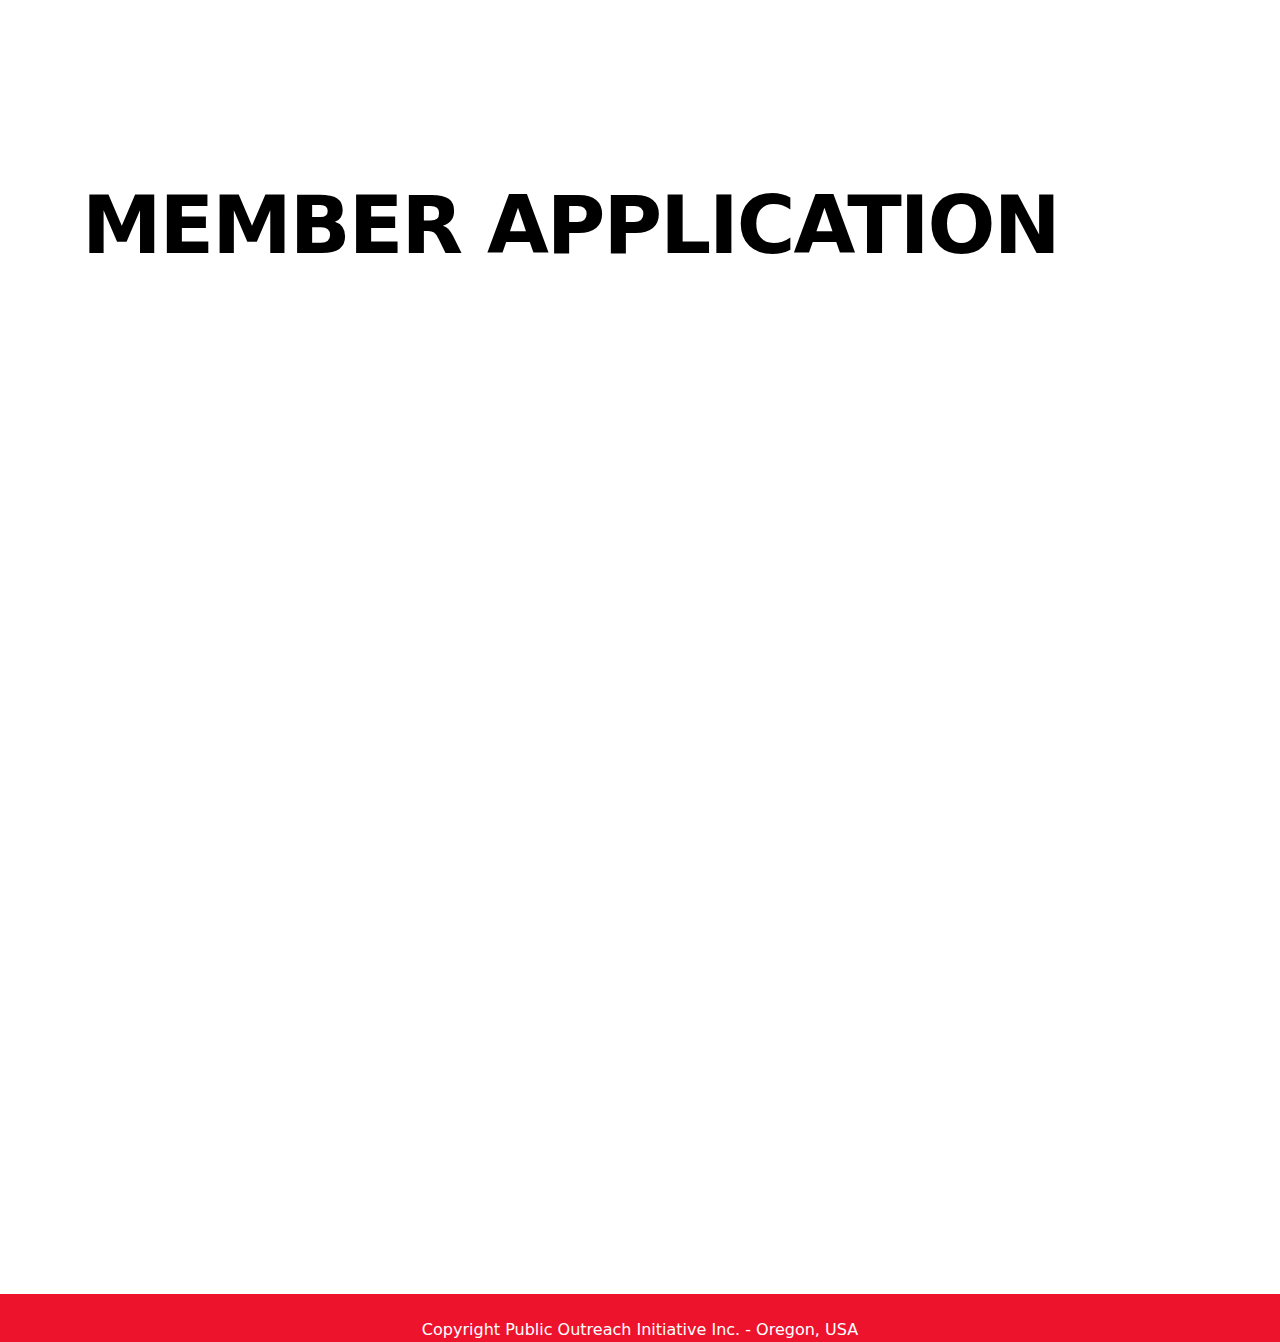
<file: join.html>
<!DOCTYPE html>
<html lang="en">
<head>
  <meta charset="UTF-8">
  <title>Join - Public Outreach Initiative</title>
  <link href="https://cdn.jsdelivr.net/npm/bootstrap@5.1.0/dist/css/bootstrap.min.css" rel="stylesheet">
<link rel="stylesheet" href="styles.css">
</head>
<body>
  <nav class="navbar navbar-expand-lg navbar-light bg-transparent sticky-top">
    <div class="container-fluid">
      <a class="navbar-brand d-flex align-items-center" href="index.html#">
        <img src="./assets/dove_branch_red_alpha.png" alt="Phoenix Rising Logo" width="45" height="45" class="d-inline-block align-top mr-2">
        <b>Public Outreach Initiative</b>
      </a>
      <button class="navbar-toggler" type="button" data-toggle="collapse" data-target="#navbarNav" aria-controls="navbarNav" aria-expanded="false" aria-label="Toggle navigation">
        <span class="navbar-toggler-icon"></span>
      </button>
      <div class="collapse navbar-collapse" id="navbarNav">
        <ul class="navbar-nav">
          
          <li class="nav-item">
            <a class="nav-link" href="index.html#who-are-we">Our Mission</a>
          </li>
          <li class="nav-item">
            <a class="nav-link" href="comingsoon.html#">Merch</a>
          </li>
          
          <li class="nav-item">
            <a class="nav-link" href="./join.html">Join Us</a>
          </li>
          <li class="nav-item">
            <a class="nav-link" href="./donate.html#">Donate</a>
          </li>
        </ul>
      </div>
    </div>
  </nav>
  
  
</nav>
<script>
function isMobileDevice() {
return (typeof window.orientation !== "undefined") || (navigator.userAgent.indexOf('IEMobile') !== -1);
}

function toggleMenu() {
const navbar = document.getElementById('navbarNav');
navbar.classList.toggle('show');
}

document.addEventListener('DOMContentLoaded', function() {
const navbarToggler = document.querySelector('.navbar-toggler');
navbarToggler.addEventListener('click', toggleMenu);
});

document.addEventListener('DOMContentLoaded', function() {
const menuItems = document.querySelectorAll('.nav-link');
menuItems.forEach(function(item) {
item.addEventListener('click', function() {
  const navbar = document.getElementById('navbarNav');
  navbar.classList.remove('show');
});
});
});


</script>
  <main>
    <section id="hero" style="position: relative;">
        <canvas id="animatedCanvas" style="position: relative; z-index: 1;"></canvas>
        <div class="hero-text flex-center" style="position: absolute; top: 50%; left: 50%; transform: translate(-50%, -50%); z-index: 2;">
          <h1 class="text-black blocky-text">Join Us</h1>
          <p><br></p>
          <b><p>You might just
        change the course of history.</b>
          <br><p></p>
          <a href="#application" class="bg-burnt-orange" style="background-color: rgb(241, 0, 16);">Join Now</a>
        </div>
    </section>
      
      <hr class="thick-hr">

      <p><br><br></p>
        <section id="history">
        <div class="container">
            <div class="row">
                <div class="col-md-6">
                    <p><br></p> <!-- Added for extra space -->
                    <p class="text-black blocky-text">What are the benefits?</p>
                    <p><br>
                        Becoming a member of the Public Outreach Initiative allows you to connect people in your life to resources they can use to create positive 
                        change in their community or even transform the world. As a member you will also have access to our national Christian business directory and lots of opportunities to help your brothers and sisters in Christ.<p>We are always looking for principled and passionate people with skills in
                        media and outreach, event planning, or even just a passion for volunteering
                    </p></p>
                </div>
                <div class="col-md-6 d-flex justify-content-end"> <!-- Added flexbox classes to position image -->
                    <img src="./assets/create2.avif" alt="Our History" class="img-fluid ml-5" style="max-width: 90%;"> <!-- Added margin-left and max-width -->
                </div>
            </div>
        </div>
        </section>
    
    
    <p><br><p><br></p><br></p>
    <hr class="thick-hr">
    <p><br><br></p>
    <section id="services" class="container">
        <div id='application' class="row justify-content-center">
            <p class="text-black blocky-text mb-5">Member Application</p>
        </div>
        <div class="row">
           
           <div style="justify-content: center;"></div>
        </div>
    </section>
    
    <p><br><br></p>
    <hr>
    <p><br><br></p>

    <section id="clients" class="container">
        <div class="row">
            <iframe src="https://docs.google.com/forms/d/e/1FAIpQLSfnD794W_k2bfONrx1qes993_IuiPa3RAaVMrPczKlaP1HUtQ/viewform?embedded=true" width="340" height="700" frameborder="0" marginheight="0" marginwidth="0">Loading…</iframe>        </div>
        
    </section>
    <br><br>
    <hr>
    <p><br><br></p>

    
          
  </main>
  <footer class="text-white text-center py-4" style="background-color: #ee132d; min-height:9px;max-height:12px;">
    <p>Copyright Public Outreach Initiative Inc. - Oregon, USA</p>
  </footer>
  
  <script>
    window.addEventListener('scroll', function () {
  const navbar = document.querySelector('.navbar');
  if (window.pageYOffset > 0) {
    navbar.classList.remove('bg-transparent');
    navbar.classList.add('bg-light');
  } else {
    navbar.classList.remove('bg-light');
    navbar.classList.add('bg-transparent');
  }
});
const canvas = document.getElementById("animatedCanvas");
const ctx = canvas.getContext("2d");
canvas.width = window.innerWidth;
canvas.height = window.innerHeight;

let particlesArray;

// Particle class
class Particle {
  constructor(x, y, directionX, directionY, size, color) {
    this.x = x;
    this.y = y;
    this.directionX = directionX;
    this.directionY = directionY;
    this.size = size;
    this.color = color;
  }

  draw() {
    ctx.beginPath();
    ctx.arc(this.x, this.y, this.size, 0, Math.PI * 2, false);
    ctx.fillStyle = this.color;
    ctx.fill();
  }

  update() {
    if (this.x + this.size > canvas.width || this.x - this.size < 0) {
      this.directionX = -this.directionX;
    }
    if (this.y + this.size > canvas.height || this.y - this.size < 0) {
      this.directionY = -this.directionY;
    }
    this.x += this.directionX;
    this.y += this.directionY;
    this.draw();
  }
}

// Initialize particles
function init() {
  particlesArray = [];
  let numberOfParticles = 80;

  for (let i = 0; i < numberOfParticles; i++) {
    let size = Math.random() * 5 + 1;
    let x = Math.random() * (innerWidth - size * 2);
    let y = Math.random() * (innerHeight - size * 2);
    let directionX = (Math.random() * 0.4) - 0.2;
    let directionY = (Math.random() * 0.4) - 0.2;
    let color = randomColor();

    particlesArray.push(new Particle(x, y, directionX, directionY, size, color));
  }
}

// Random color generator from the specified shades
function randomColor() {
  const colors = ['red', 'blue', '#0096FF'];
  return colors[Math.floor(Math.random() * colors.length)];
}

// Animate particles
function animate() {
  requestAnimationFrame(animate);
  ctx.clearRect(0, 0, innerWidth, innerHeight);

  for (let i = 0; i < particlesArray.length; i++) {
    particlesArray[i].update();
  }
}

init();
animate();

$(document).ready(function(){
    $(".client-container").on("click", function() {
        $(this).toggleClass("active");
    });
});
  </script>
</body>
</html>
</file>
<file: styles.css>
/* General styles */
body {
    background-color: white;
    color: black; /* For text */
  }
  
  /* Section backgrounds */
  #hero, #history, #clients, #contact {
    background-color: white;
    color: rgb(49, 48, 48); /* If text is present */
  }
 
  
  /* Large Typography */
  h1, h2, h3 {
    font-size: 3em;
    color: black;
  }
  
  /* Accent colors */
  .text-red {
    color: rgb(188, 20, 191);
  }
  
  .text-burnt-orange {
    color: rgb(136, 7, 205); /* Hex for burnt orange */
  }
  
  /* Background accent colors for buttons or selected areas */
  .bg-red {
    background-color: rgba(0, 234, 255, 0.312);
  }
  
  .bg-burnt-orange {
    background-color: #4700cc; /* Hex for burnt orange */
  }

  .bg-burnt-orange {
    background-color: #4700cc; /* Hex for burnt orange */
  }
 
  
  /* Bold colors */
  .text-bold {
    font-weight: bold;
  }

  .text-black {
    color: black;
  }
  
  /* Large and Blocky Text */
  .blocky-text {
    font-size: 5em; /* Adjust size as necessary */
    font-weight: bold; /* Makes the text thick */
    text-transform: uppercase; /* Makes the text all caps */
    line-height: 0.8; /* Adjusts the spacing between lines */
    letter-spacing: -2px; /* Pulls the letters closer together */
    color: #1c1a1a;
  }
  .custom-col {
    padding: 15px; /* Add padding around images */
    margin-left: auto;
    margin-right: 9vw;
}

/* Custom media query */
@media (max-width: 349px) {
    .custom-col {
        flex: 0 0 100%;
        max-width: 100%;
    }

}
.client-container {
    position: relative;
}

.client-name {
    position: absolute;
    top: 0;
    left: 0;
    width: 100%;
    height: 100%;
    background-color: rgba(0,0,0,0.5);
    color: white;
    display: flex;
    justify-content: center;
    align-items: center;
    opacity: 0;
    transition: opacity 0.3s ease-in-out;
}

.client-container:hover .client-name,
.client-container.active .client-name {
    opacity: 1;
}

hr {
  height: 0px;
  border-top: 6px rgb(202, 10, 19);
  border-bottom: 6px rgb(205, 7, 37);
  /* Set the hr color */
  color: #660d81;  /* old IE */
  background-color: rgb(205, 7, 7);  /* Modern Browsers */
}
.blocky-text-sm {
    font-size: 1.2rem; /* Existing font-size */
    word-wrap: break-word; /* Existing word-wrap */
    font-weight: 700; /* Adding bolder weight */
    text-transform: uppercase; /* Convert text to uppercase for a blocky feel */
    letter-spacing: 1px; /* Add some spacing between letters */
    text-shadow: 1px 1px 2px rgba(0, 0, 0, 0.1);

  }
  
  .service-item {
    padding: 20px;
    border: 1px solid #ccc;
    margin-bottom: 20px;
    margin-right: 15px;
    margin-left: 15px;
  }
  
  .service-item:last-child {
    margin-right: 0;
  }
  
  .custom-bullet {
    list-style-type: none;
    padding-left: 0;
  }
  
  .custom-bullet li::before {
    content: '\2022';
    color: rgb(217, 8, 8);
    font-weight: bold;
    display: inline-block;
    width: 1em;
    margin-left: -1em;
  }
  
  .custom-bullet li:nth-child(even)::before {
    color: rgb(221, 65, 4);
  }
  @media (max-width: 768px) {
    .service-item {
      margin-right: 0;
      margin-left: 0;
    }
  }
  
  .bg-burnt-orange {
    background-color: #000000;  /* Hex for burnt orange */
    color: #fff8f8;                 /* White text */
    font-weight: bold;           /* Bold text */
    border-radius: 12px;         /* Rounded edges */
    text-align: center;          /* Center text */
    padding: 16px 32px;          /* Larger size */
  }
  
  .flex-center {
    display: flex;
    flex-direction: column;
    align-items: center;
    justify-content: center;
  }
  

  .card-section {
    display: flex;
    flex-wrap: wrap;
    justify-content: space-between;
  }
  
  .card {
    width: calc(33.33% - 20px);
    margin-bottom: 20px;
    padding: 20px;
    background-color: #fffbfb;
    justify-content: ce;
    text-align: center;
  }
  
  .card img {
    width: 85px; /* Adjust the fixed width of the image */
    height: 85px; /* Adjust the fixed height of the image */
    object-fit: contain; /* Ensure the entire image is displayed within the specified dimensions */
    margin: 0 auto; /* Center the image horizontally */
    display: block; /* Ensure block-level display */
    margin-bottom: 10px; /* Adjust spacing between image and heading */
  }
  
  .card h2 {
    font-size: 1.5rem;
    margin-bottom: 10px;
  }
  
  .card p {
    font-size: 1rem;
    color: #fffbfb;
  }
  
  /* Media Query for Responsive Design */
  @media (max-width: 768px) {
    .card {
      width: calc(50% - 20px);
    }
  }
</file>
